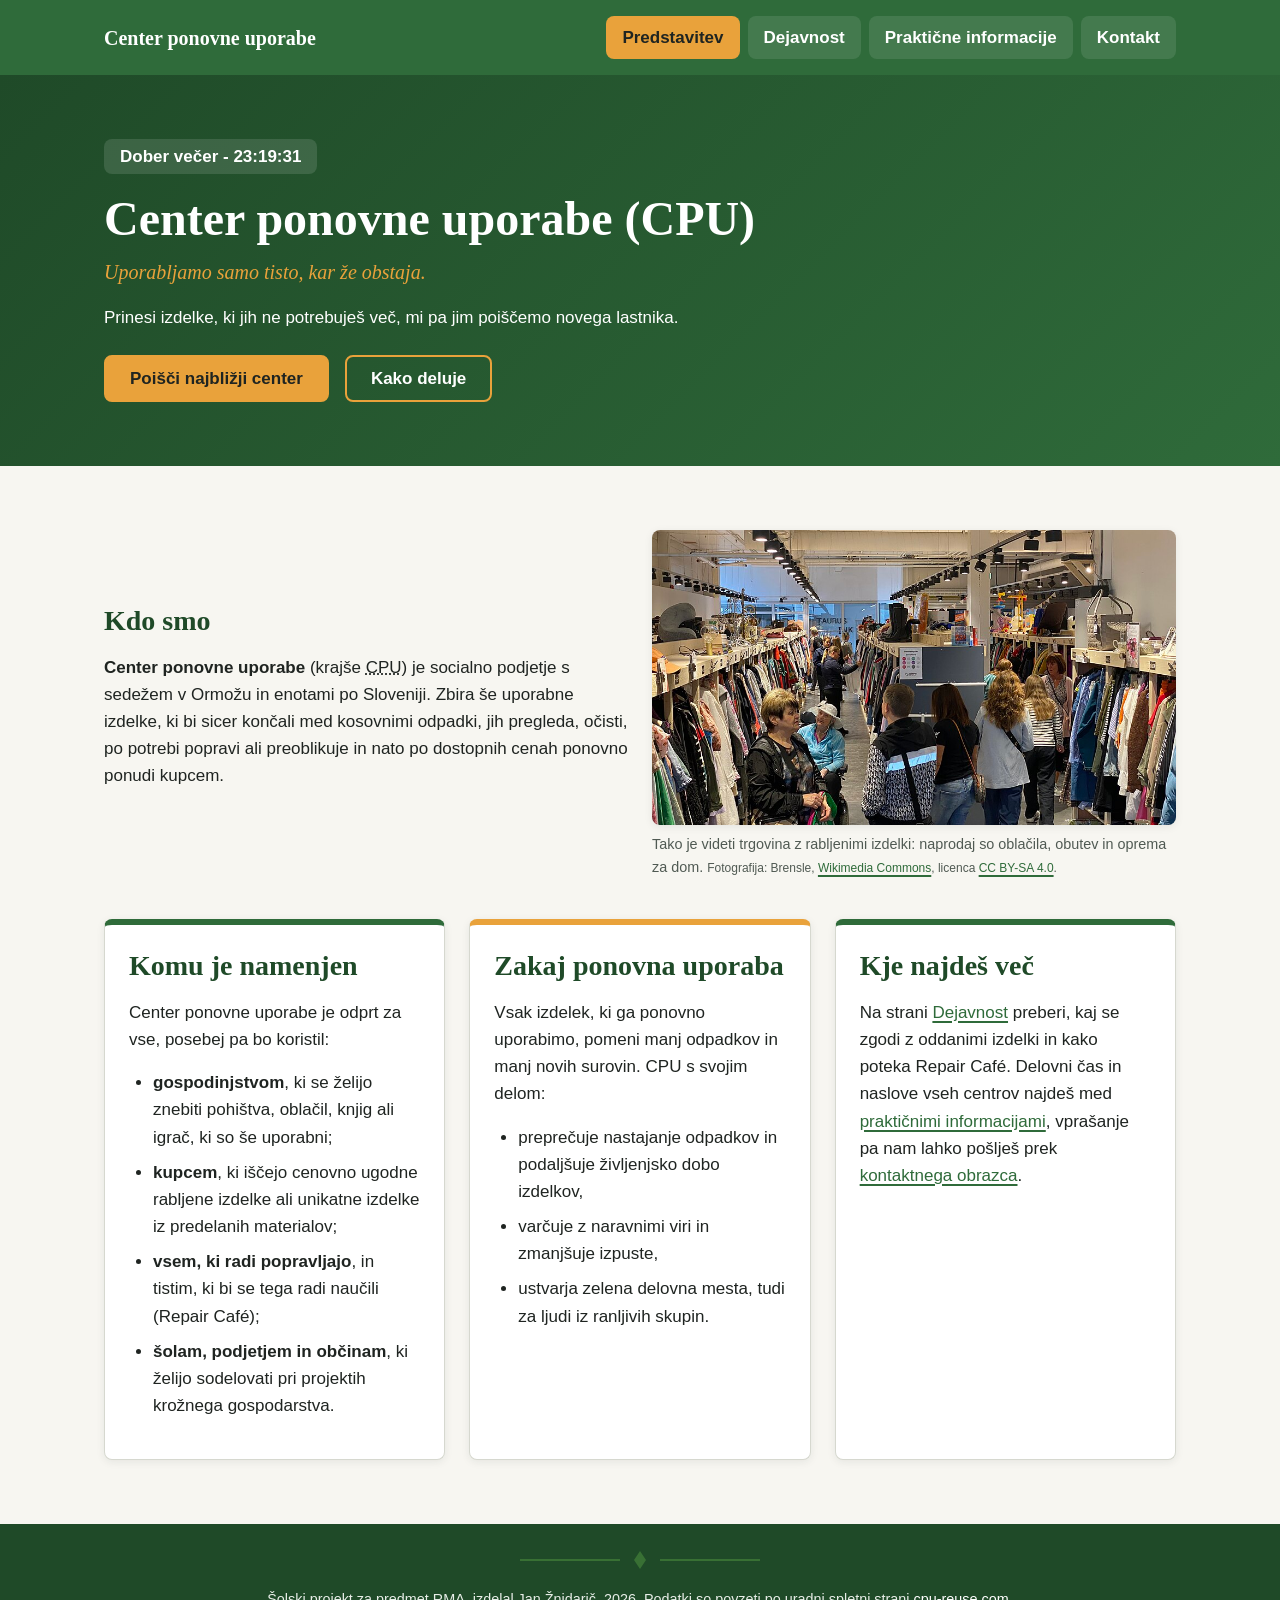
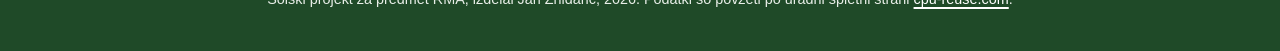
<file: index.html>
<!DOCTYPE html>
<html lang="sl">
<head>
    <meta charset="UTF-8">
    <meta name="viewport" content="width=device-width, initial-scale=1.0">
    <meta name="description" content="Center ponovne uporabe (CPU) je slovensko socialno podjetje, ki zbira še uporabne izdelke, jih popravi in jim podaljša življenjsko dobo.">
    <meta name="keywords" content="center ponovne uporabe, CPU, ponovna uporaba, krožno gospodarstvo, socialno podjetje, Repair Café">
    <meta name="author" content="Jan Žnidarič">
    <title>Center ponovne uporabe (CPU) | Predstavitev</title>
    <link rel="stylesheet" href="css/style.css">
    <link rel="stylesheet" href="css/index.css">
    <script src="js/pozdrav.js" defer></script>
</head>
<body>
    <a class="preskok" href="#vsebina">Preskoči na vsebino</a>

    <header class="glava">
        <div class="vsebnik">
            <p class="logotip"><a href="index.html">Center ponovne uporabe</a></p>
            <nav class="navigacija" aria-label="Glavna navigacija">
                <ul>
                    <li><a href="index.html" aria-current="page">Predstavitev</a></li>
                    <li><a href="dejavnost.html">Dejavnost</a></li>
                    <li><a href="informacije.html">Praktične informacije</a></li>
                    <li><a href="kontakt.html">Kontakt</a></li>
                </ul>
            </nav>
        </div>
    </header>

    <main id="vsebina">
        <section class="junak" aria-labelledby="naslov-strani">
            <div class="vsebnik">
                <p class="pozdrav" id="pozdrav">Pozdravljeni</p>
                <h1 id="naslov-strani">Center ponovne uporabe (CPU)</h1>
                <p class="junak__geslo">Uporabljamo samo tisto, kar že obstaja.</p>
                <p class="junak__opis">
                    Prinesi izdelke, ki jih ne potrebuješ več, mi pa jim poiščemo novega lastnika.
                </p>
                <p class="junak__gumbi">
                    <a class="gumb" href="informacije.html#enote">Poišči najbližji center</a>
                    <a class="gumb gumb--obroba" href="dejavnost.html">Kako deluje</a>
                </p>
            </div>
        </section>

        <div class="vsebnik vsebina">
            <section id="kdo-smo" class="predstavitev sklop">
                <div class="predstavitev__besedilo">
                    <h2>Kdo smo</h2>
                    <p>
                        <strong>Center ponovne uporabe</strong> (krajše <abbr title="Center ponovne uporabe">CPU</abbr>)
                        je socialno podjetje s sedežem v Ormožu in enotami po Sloveniji. Zbira še uporabne izdelke, ki bi
                        sicer končali med kosovnimi odpadki, jih pregleda, očisti, po potrebi popravi ali preoblikuje in
                        nato po dostopnih cenah ponovno ponudi kupcem.
                    </p>
                </div>
                <figure class="predstavitev__slika">
                    <img src="slike/cpu-trgovina.jpg" alt="Trgovina z rabljenimi izdelki: na policah in obešalnikih so oblačila, obutev, torbe in posoda, med njimi se sprehajajo kupci." width="960" height="540">
                    <figcaption>Tako je videti trgovina z rabljenimi izdelki: naprodaj so oblačila, obutev in oprema za dom. <small>Fotografija: Brensle, <a href="https://commons.wikimedia.org/wiki/File:Loppesupermarked_Kirppis.jpg">Wikimedia Commons</a>, licenca <a href="https://creativecommons.org/licenses/by-sa/4.0/deed.sl">CC BY-SA 4.0</a>.</small></figcaption>
                </figure>
            </section>

            <div class="kartice">
                <section id="komu" class="kartica">
                    <h2>Komu je namenjen</h2>
                    <p>Center ponovne uporabe je odprt za vse, posebej pa bo koristil:</p>
                    <ul>
                        <li><strong>gospodinjstvom</strong>, ki se želijo znebiti pohištva, oblačil, knjig ali igrač, ki so še uporabni;</li>
                        <li><strong>kupcem</strong>, ki iščejo cenovno ugodne rabljene izdelke ali unikatne izdelke iz predelanih materialov;</li>
                        <li><strong>vsem, ki radi popravljajo</strong>, in tistim, ki bi se tega radi naučili (Repair Café);</li>
                        <li><strong>šolam, podjetjem in občinam</strong>, ki želijo sodelovati pri projektih krožnega gospodarstva.</li>
                    </ul>
                </section>

                <section id="zakaj" class="kartica">
                    <h2>Zakaj ponovna uporaba</h2>
                    <p>
                        Vsak izdelek, ki ga ponovno uporabimo, pomeni manj odpadkov in manj novih surovin. CPU s svojim delom:
                    </p>
                    <ul>
                        <li>preprečuje nastajanje odpadkov in podaljšuje življenjsko dobo izdelkov,</li>
                        <li>varčuje z naravnimi viri in zmanjšuje izpuste,</li>
                        <li>ustvarja zelena delovna mesta, tudi za ljudi iz ranljivih skupin.</li>
                    </ul>
                </section>

                <section id="vec" class="kartica">
                    <h2>Kje najdeš več</h2>
                    <p>
                        Na strani <a href="dejavnost.html">Dejavnost</a> preberi, kaj se zgodi z oddanimi izdelki in kako poteka
                        Repair Café. Delovni čas in naslove vseh centrov najdeš med
                        <a href="informacije.html">praktičnimi informacijami</a>, vprašanje pa nam lahko pošlješ prek
                        <a href="kontakt.html">kontaktnega obrazca</a>.
                    </p>
                </section>
            </div>
        </div>
    </main>

    <footer class="noga">
        <div class="vsebnik">
            <img src="slike/locilo.svg" alt="" width="240" height="24">
            <p>
                Šolski projekt za predmet RMA, izdelal Jan Žnidarič, 2026. Podatki so povzeti po uradni spletni strani
                <a href="https://www.cpu-reuse.com/">cpu-reuse.com</a>.
            </p>
        </div>
    </footer>
</body>
</html>
</file>
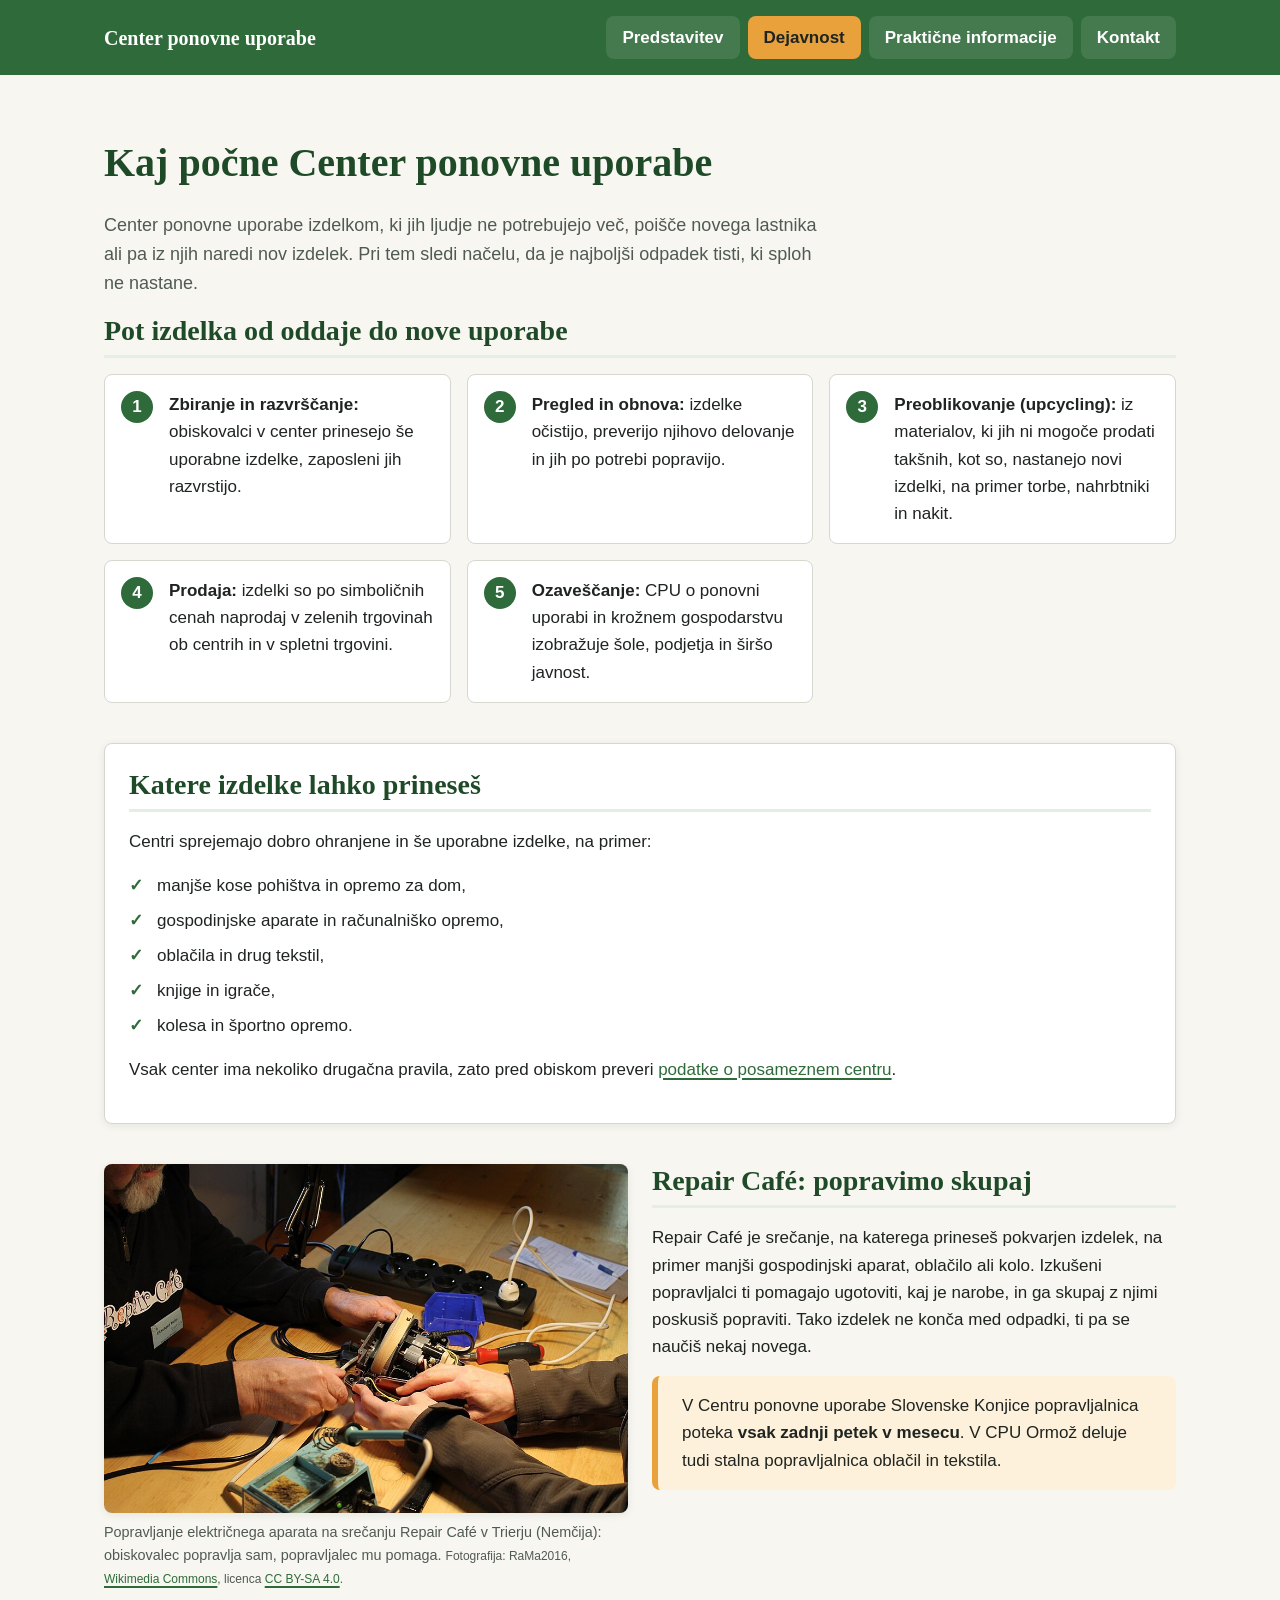
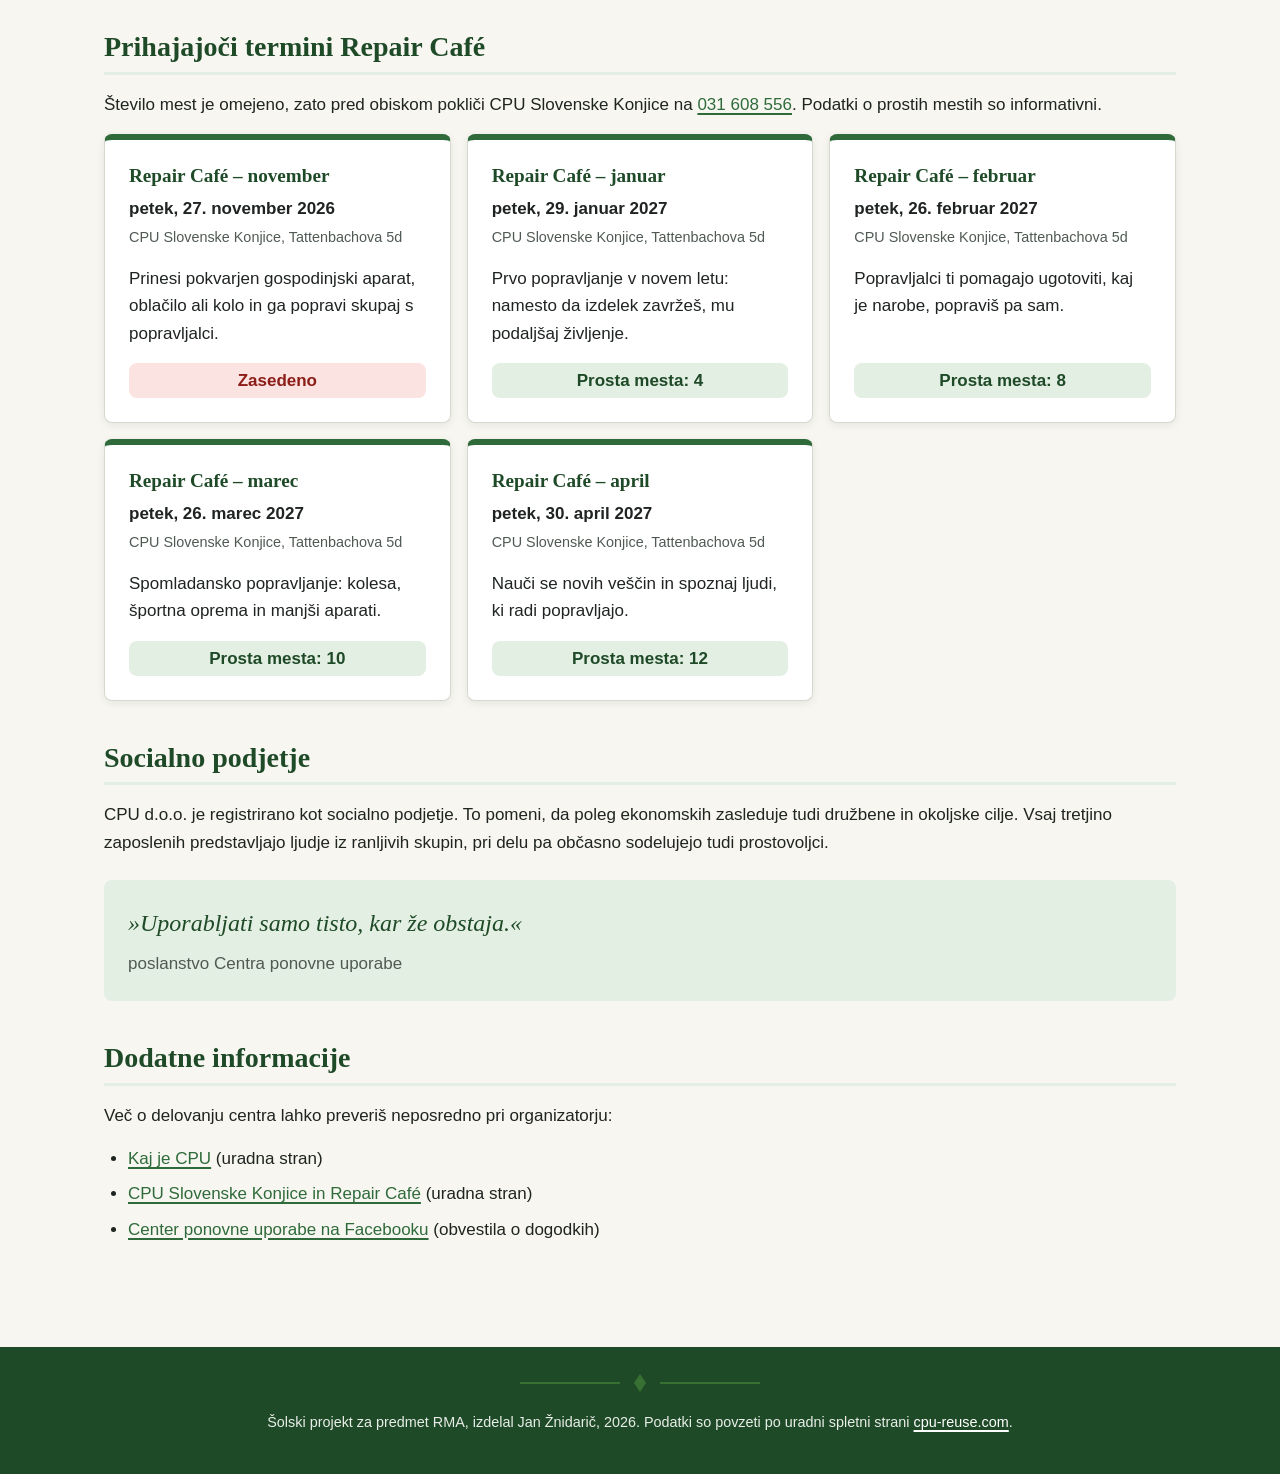
<file: dejavnost.html>
<!DOCTYPE html>
<html lang="sl">
<head>
    <meta charset="UTF-8">
    <meta name="viewport" content="width=device-width, initial-scale=1.0">
    <meta name="description" content="Kako deluje Center ponovne uporabe: pot izdelka od oddaje do nove uporabe, popravljalnica Repair Café in socialno podjetništvo.">
    <meta name="author" content="Jan Žnidarič">
    <title>Dejavnost | Center ponovne uporabe (CPU)</title>
    <link rel="stylesheet" href="css/style.css">
    <link rel="stylesheet" href="css/dejavnost.css">
    <script src="js/termini.js" defer></script>
</head>
<body>
    <a class="preskok" href="#vsebina">Preskoči na vsebino</a>

    <header class="glava">
        <div class="vsebnik">
            <p class="logotip"><a href="index.html">Center ponovne uporabe</a></p>
            <nav class="navigacija" aria-label="Glavna navigacija">
                <ul>
                    <li><a href="index.html">Predstavitev</a></li>
                    <li><a href="dejavnost.html" aria-current="page">Dejavnost</a></li>
                    <li><a href="informacije.html">Praktične informacije</a></li>
                    <li><a href="kontakt.html">Kontakt</a></li>
                </ul>
            </nav>
        </div>
    </header>

    <main id="vsebina" class="vsebnik vsebina">
        <h1>Kaj počne Center ponovne uporabe</h1>
        <p class="uvod">
            Center ponovne uporabe izdelkom, ki jih ljudje ne potrebujejo več, poišče novega lastnika ali pa iz njih
            naredi nov izdelek. Pri tem sledi načelu, da je najboljši odpadek tisti, ki sploh ne nastane.
        </p>

        <section id="pot-izdelka" class="sklop">
            <h2>Pot izdelka od oddaje do nove uporabe</h2>
            <ol class="koraki">
                <li><strong>Zbiranje in razvrščanje:</strong> obiskovalci v center prinesejo še uporabne izdelke, zaposleni jih razvrstijo.</li>
                <li><strong>Pregled in obnova:</strong> izdelke očistijo, preverijo njihovo delovanje in jih po potrebi popravijo.</li>
                <li><strong>Preoblikovanje (<span lang="en">upcycling</span>):</strong> iz materialov, ki jih ni mogoče prodati takšnih, kot so, nastanejo novi izdelki, na primer torbe, nahrbtniki in nakit.</li>
                <li><strong>Prodaja:</strong> izdelki so po simboličnih cenah naprodaj v zelenih trgovinah ob centrih in v spletni trgovini.</li>
                <li><strong>Ozaveščanje:</strong> CPU o ponovni uporabi in krožnem gospodarstvu izobražuje šole, podjetja in širšo javnost.</li>
            </ol>
        </section>

        <section id="kaj-sprejemajo" class="sklop kartica">
            <h2>Katere izdelke lahko prineseš</h2>
            <p>Centri sprejemajo dobro ohranjene in še uporabne izdelke, na primer:</p>
            <ul class="kljukice">
                <li>manjše kose pohištva in opremo za dom,</li>
                <li>gospodinjske aparate in računalniško opremo,</li>
                <li>oblačila in drug tekstil,</li>
                <li>knjige in igrače,</li>
                <li>kolesa in športno opremo.</li>
            </ul>
            <p>
                Vsak center ima nekoliko drugačna pravila, zato pred obiskom preveri
                <a href="informacije.html#enote">podatke o posameznem centru</a>.
            </p>
        </section>

        <section id="repair-cafe" class="sklop slika-besedilo">
            <figure class="slika-besedilo__slika">
                <img src="slike/cpu-popravljalnica.jpg" alt="Popravljalec v majici z napisom Repair Café in obiskovalec skupaj popravljata razstavljen električni aparat, na mizi sta spajkalnik in izvijač." width="960" height="640">
                <figcaption>Popravljanje električnega aparata na srečanju Repair Café v Trierju (Nemčija): obiskovalec popravlja sam, popravljalec mu pomaga. <small>Fotografija: RaMa2016, <a href="https://commons.wikimedia.org/wiki/File:Repair_Caf%C3%A9_Trier_Reparatur.jpg">Wikimedia Commons</a>, licenca <a href="https://creativecommons.org/licenses/by-sa/4.0/deed.sl">CC BY-SA 4.0</a>.</small></figcaption>
            </figure>
            <div class="slika-besedilo__besedilo">
                <h2>Repair Café: popravimo skupaj</h2>
                <p>
                    <span lang="en">Repair Café</span> je srečanje, na katerega prineseš pokvarjen izdelek, na primer
                    manjši gospodinjski aparat, oblačilo ali kolo. Izkušeni popravljalci ti pomagajo ugotoviti, kaj je narobe,
                    in ga skupaj z njimi poskusiš popraviti. Tako izdelek ne konča med odpadki, ti pa se naučiš nekaj novega.
                </p>
                <p class="poudarek">
                    V Centru ponovne uporabe Slovenske Konjice popravljalnica poteka
                    <strong>vsak zadnji petek v mesecu</strong>. V CPU Ormož deluje tudi stalna popravljalnica oblačil
                    in tekstila.
                </p>
            </div>
        </section>

        <section id="prihajajoci-termini" class="sklop">
            <h2>Prihajajoči termini Repair Café</h2>
            <p>
                Število mest je omejeno, zato pred obiskom pokliči CPU Slovenske Konjice na
                <a href="tel:+38631608556">031 608 556</a>. Podatki o prostih mestih so informativni.
            </p>
            <!-- kartice ustvari js/termini.js iz polja objektov -->
            <div class="termini" id="termini"></div>
            <noscript>
                <p class="poudarek">Za prikaz terminov omogoči JavaScript. Popravljalnica poteka vsak zadnji petek v mesecu.</p>
            </noscript>
        </section>

        <section id="socialno-podjetje" class="sklop">
            <h2>Socialno podjetje</h2>
            <p>
                CPU d.o.o. je registrirano kot socialno podjetje. To pomeni, da poleg ekonomskih zasleduje tudi
                družbene in okoljske cilje. Vsaj tretjino zaposlenih predstavljajo ljudje iz ranljivih skupin,
                pri delu pa občasno sodelujejo tudi prostovoljci.
            </p>
            <figure class="citat">
                <blockquote cite="https://www.cpu-reuse.com/cpu/kaj-je-cpu">
                    <p>Uporabljati samo tisto, kar že obstaja.</p>
                </blockquote>
                <figcaption>poslanstvo Centra ponovne uporabe</figcaption>
            </figure>
        </section>

        <section id="viri" class="sklop">
            <h2>Dodatne informacije</h2>
            <p>Več o delovanju centra lahko preveriš neposredno pri organizatorju:</p>
            <ul class="povezave">
                <li><a href="https://www.cpu-reuse.com/cpu/kaj-je-cpu">Kaj je CPU</a> (uradna stran)</li>
                <li><a href="https://www.cpu-reuse.com/cpu/centri-ponovne-uporabe/cpu-slovenske-konjice-zbirni-center-cero">CPU Slovenske Konjice in Repair Café</a> (uradna stran)</li>
                <li><a href="https://www.facebook.com/CenterPonovneUporabe">Center ponovne uporabe na Facebooku</a> (obvestila o dogodkih)</li>
            </ul>
        </section>
    </main>

    <footer class="noga">
        <div class="vsebnik">
            <img src="slike/locilo.svg" alt="" width="240" height="24">
            <p>
                Šolski projekt za predmet RMA, izdelal Jan Žnidarič, 2026. Podatki so povzeti po uradni spletni strani
                <a href="https://www.cpu-reuse.com/">cpu-reuse.com</a>.
            </p>
        </div>
    </footer>
</body>
</html>
</file>
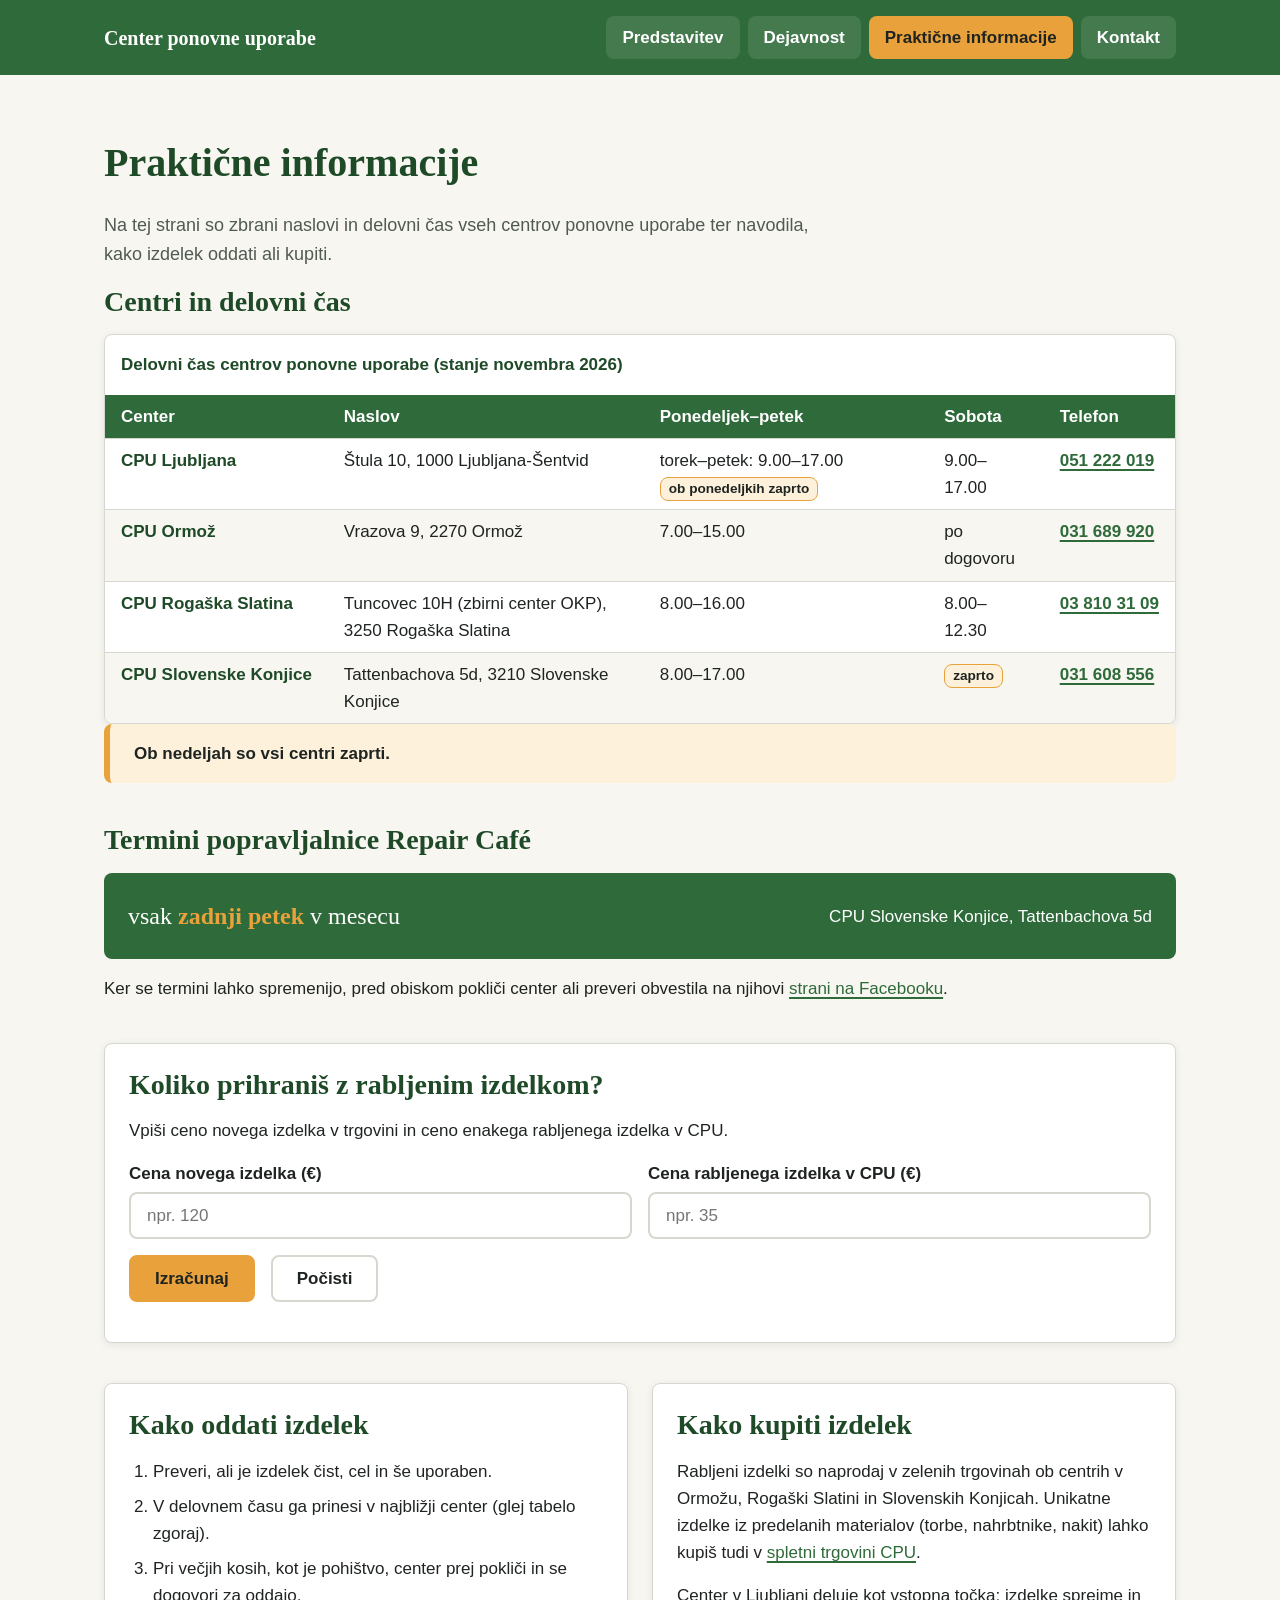
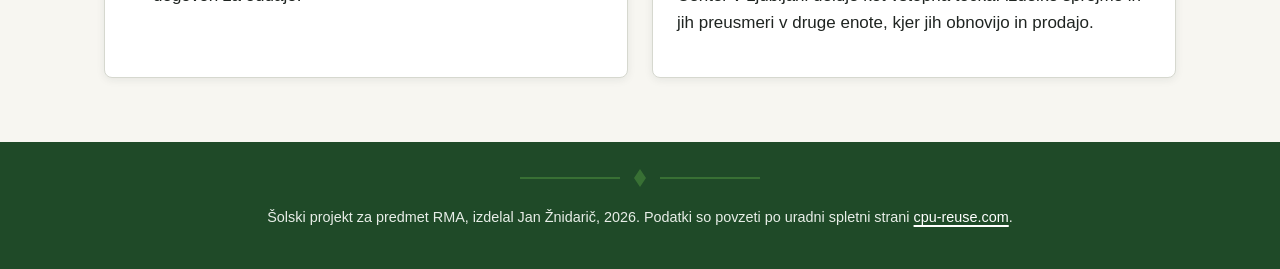
<file: informacije.html>
<!DOCTYPE html>
<html lang="sl">
<head>
    <meta charset="UTF-8">
    <meta name="viewport" content="width=device-width, initial-scale=1.0">
    <meta name="description" content="Naslovi, delovni čas in telefonske številke centrov ponovne uporabe v Ljubljani, Ormožu, Rogaški Slatini in Slovenskih Konjicah.">
    <meta name="author" content="Jan Žnidarič">
    <title>Praktične informacije | Center ponovne uporabe (CPU)</title>
    <link rel="stylesheet" href="css/style.css">
    <link rel="stylesheet" href="css/informacije.css">
    <script src="js/kalkulator.js" defer></script>
</head>
<body>
    <a class="preskok" href="#vsebina">Preskoči na vsebino</a>

    <header class="glava">
        <div class="vsebnik">
            <p class="logotip"><a href="index.html">Center ponovne uporabe</a></p>
            <nav class="navigacija" aria-label="Glavna navigacija">
                <ul>
                    <li><a href="index.html">Predstavitev</a></li>
                    <li><a href="dejavnost.html">Dejavnost</a></li>
                    <li><a href="informacije.html" aria-current="page">Praktične informacije</a></li>
                    <li><a href="kontakt.html">Kontakt</a></li>
                </ul>
            </nav>
        </div>
    </header>

    <main id="vsebina" class="vsebnik vsebina">
        <h1>Praktične informacije</h1>
        <p class="uvod">
            Na tej strani so zbrani naslovi in delovni čas vseh centrov ponovne uporabe ter navodila,
            kako izdelek oddati ali kupiti.
        </p>

        <section id="enote" class="sklop">
            <h2>Centri in delovni čas</h2>
            <!-- ovoj omogoča vodoravno drsenje tabele na ozkem zaslonu, stran sama pa se ne premika -->
            <div class="tabela-ovoj" role="region" aria-labelledby="napis-tabele" tabindex="0">
                <table class="tabela">
                    <caption id="napis-tabele">Delovni čas centrov ponovne uporabe (stanje novembra 2026)</caption>
                    <thead>
                        <tr>
                            <th scope="col">Center</th>
                            <th scope="col">Naslov</th>
                            <th scope="col">Ponedeljek–petek</th>
                            <th scope="col">Sobota</th>
                            <th scope="col">Telefon</th>
                        </tr>
                    </thead>
                    <tbody>
                        <tr>
                            <th scope="row">CPU Ljubljana</th>
                            <td>Štula 10, 1000 Ljubljana-Šentvid</td>
                            <td>torek–petek: 9.00–17.00 <span class="oznaka">ob ponedeljkih zaprto</span></td>
                            <td>9.00–17.00</td>
                            <td><a href="tel:+38651222019">051 222 019</a></td>
                        </tr>
                        <tr>
                            <th scope="row">CPU Ormož</th>
                            <td>Vrazova 9, 2270 Ormož</td>
                            <td>7.00–15.00</td>
                            <td>po dogovoru</td>
                            <td><a href="tel:+38631689920">031 689 920</a></td>
                        </tr>
                        <tr>
                            <th scope="row">CPU Rogaška Slatina</th>
                            <td>Tuncovec 10H (zbirni center OKP), 3250 Rogaška Slatina</td>
                            <td>8.00–16.00</td>
                            <td>8.00–12.30</td>
                            <td><a href="tel:+38638103109">03 810 31 09</a></td>
                        </tr>
                        <tr>
                            <th scope="row">CPU Slovenske Konjice</th>
                            <td>Tattenbachova 5d, 3210 Slovenske Konjice</td>
                            <td>8.00–17.00</td>
                            <td><span class="oznaka">zaprto</span></td>
                            <td><a href="tel:+38631608556">031 608 556</a></td>
                        </tr>
                    </tbody>
                </table>
            </div>
            <p class="namig">Na ozkem zaslonu tabelo povleci levo ali desno.</p>
            <p class="poudarek"><strong>Ob nedeljah so vsi centri zaprti.</strong></p>
        </section>

        <section id="repair-cafe-termini" class="sklop">
            <h2>Termini popravljalnice Repair Café</h2>
            <div class="termin">
                <p class="termin__kdaj">vsak <strong>zadnji petek</strong> v mesecu</p>
                <p class="termin__kje">CPU Slovenske Konjice, Tattenbachova 5d</p>
            </div>
            <p>
                Ker se termini lahko spremenijo, pred obiskom pokliči center ali preveri
                obvestila na njihovi <a href="https://www.facebook.com/CenterPonovneUporabe">strani na Facebooku</a>.
            </p>
        </section>

        <section id="kalkulator-prihranka" class="sklop kartica">
            <h2>Koliko prihraniš z rabljenim izdelkom?</h2>
            <p>Vpiši ceno novega izdelka v trgovini in ceno enakega rabljenega izdelka v CPU.</p>
            <form class="kalkulator" id="kalkulator">
                <div class="kalkulator__polja">
                    <div class="polje">
                        <label for="cena-nov">Cena novega izdelka (€)</label>
                        <input type="number" id="cena-nov" name="cena-nov" min="0.01" step="0.01" required inputmode="decimal" placeholder="npr. 120">
                    </div>
                    <div class="polje">
                        <label for="cena-rabljen">Cena rabljenega izdelka v CPU (€)</label>
                        <input type="number" id="cena-rabljen" name="cena-rabljen" min="0" step="0.01" required inputmode="decimal" placeholder="npr. 35">
                    </div>
                </div>
                <div class="kalkulator__gumbi">
                    <button class="gumb" type="submit">Izračunaj</button>
                    <button class="gumb gumb--sekundarni" type="reset">Počisti</button>
                </div>
                <!-- rezultat vpiše js/kalkulator.js; aria-live poskrbi, da ga bralnik zaslona prebere -->
                <output class="rezultat" id="rezultat" for="cena-nov cena-rabljen" aria-live="polite"></output>
            </form>
        </section>

        <div class="dva-stolpca">
            <section id="oddaja" class="kartica">
                <h2>Kako oddati izdelek</h2>
                <ol>
                    <li>Preveri, ali je izdelek čist, cel in še uporaben.</li>
                    <li>V delovnem času ga prinesi v najbližji center (glej tabelo zgoraj).</li>
                    <li>Pri večjih kosih, kot je pohištvo, center prej pokliči in se dogovori za oddajo.</li>
                </ol>
            </section>

            <section id="nakup" class="kartica">
                <h2>Kako kupiti izdelek</h2>
                <p>
                    Rabljeni izdelki so naprodaj v zelenih trgovinah ob centrih v Ormožu, Rogaški Slatini in Slovenskih
                    Konjicah. Unikatne izdelke iz predelanih materialov (torbe, nahrbtnike, nakit) lahko kupiš tudi v
                    <a href="https://www.cpu-reuse.com/trgovina">spletni trgovini CPU</a>.
                </p>
                <p>
                    Center v Ljubljani deluje kot vstopna točka: izdelke sprejme in jih preusmeri v druge enote, kjer jih
                    obnovijo in prodajo.
                </p>
            </section>
        </div>
    </main>

    <footer class="noga">
        <div class="vsebnik">
            <img src="slike/locilo.svg" alt="" width="240" height="24">
            <p>
                Šolski projekt za predmet RMA, izdelal Jan Žnidarič, 2026. Podatki so povzeti po uradni spletni strani
                <a href="https://www.cpu-reuse.com/">cpu-reuse.com</a>.
            </p>
        </div>
    </footer>
</body>
</html>
</file>
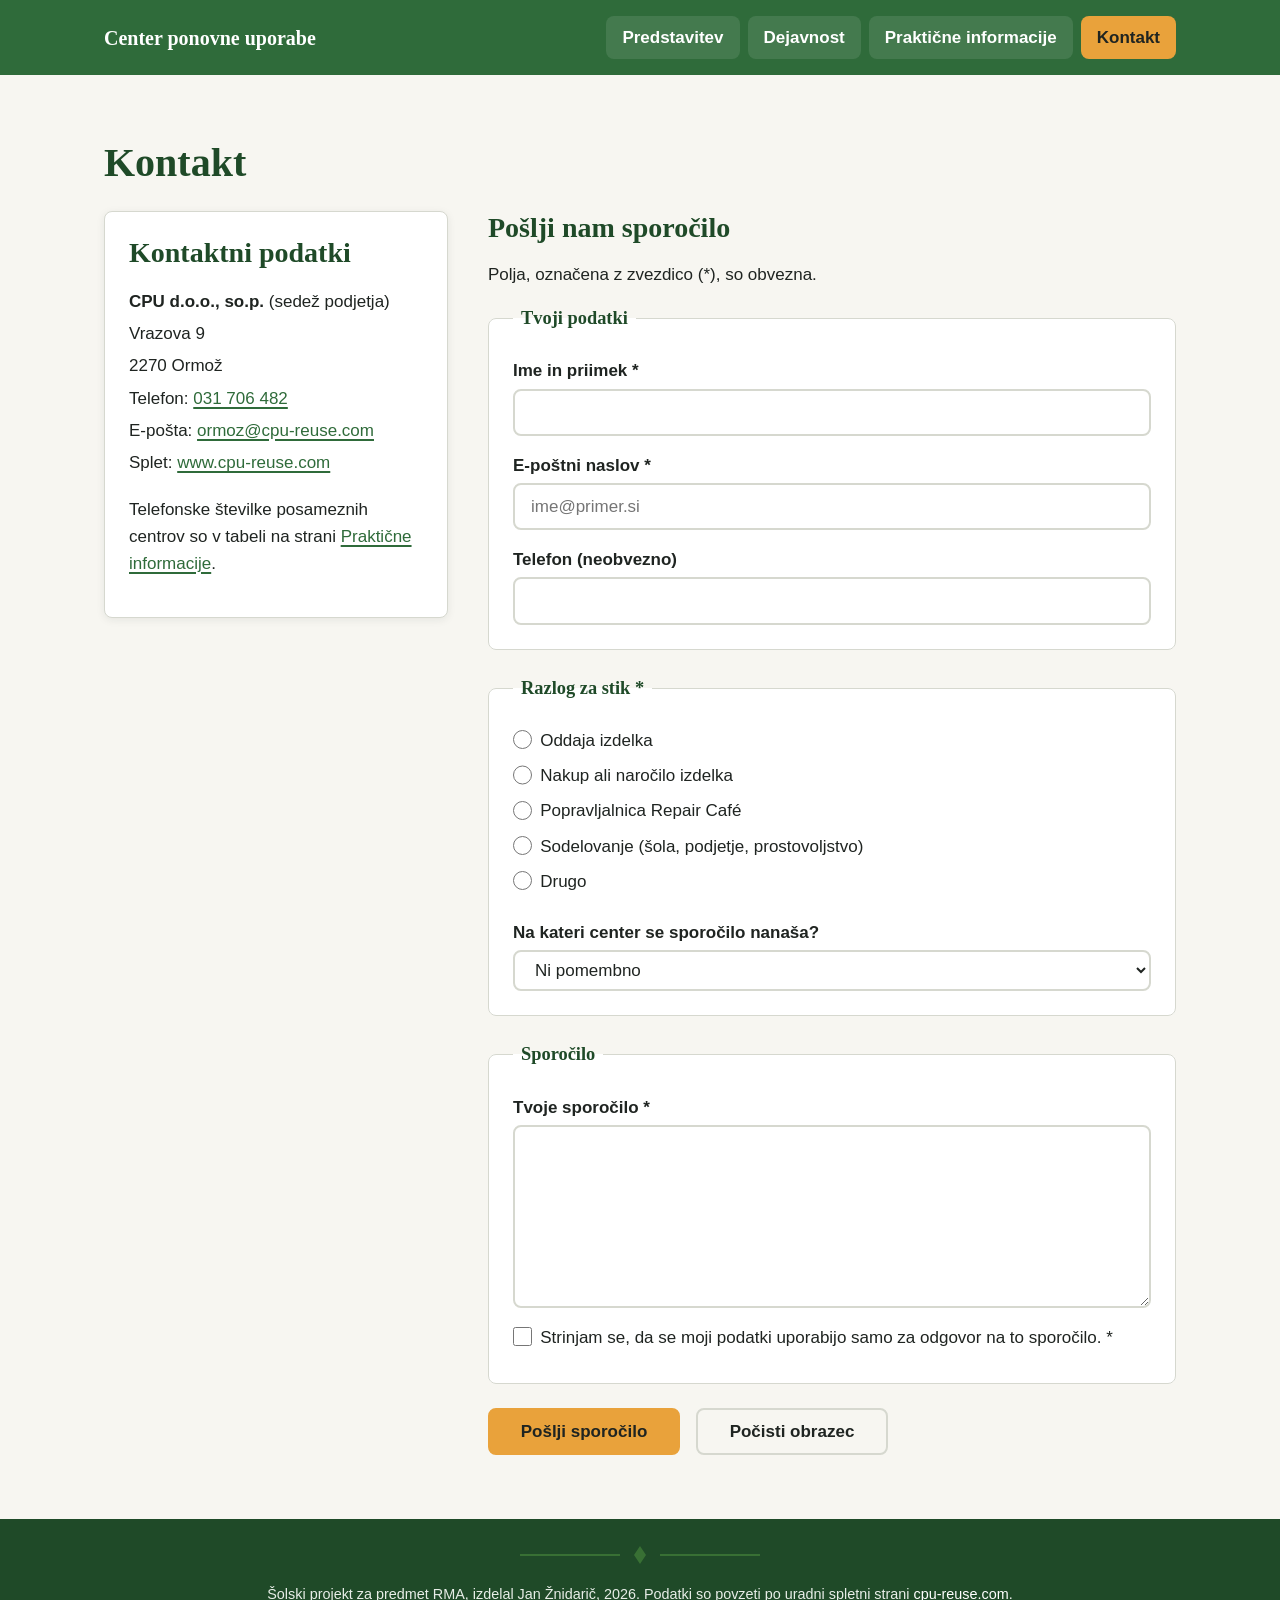
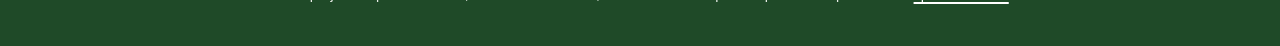
<file: kontakt.html>
<!DOCTYPE html>
<html lang="sl">
<head>
    <meta charset="UTF-8">
    <meta name="viewport" content="width=device-width, initial-scale=1.0">
    <meta name="description" content="Kontaktni podatki Centra ponovne uporabe in obrazec za vprašanja o oddaji, nakupu, popravljalnici Repair Café in sodelovanju.">
    <meta name="author" content="Jan Žnidarič">
    <title>Kontakt | Center ponovne uporabe (CPU)</title>
    <link rel="stylesheet" href="css/style.css">
    <link rel="stylesheet" href="css/kontakt.css">
</head>
<body>
    <a class="preskok" href="#vsebina">Preskoči na vsebino</a>

    <header class="glava">
        <div class="vsebnik">
            <p class="logotip"><a href="index.html">Center ponovne uporabe</a></p>
            <nav class="navigacija" aria-label="Glavna navigacija">
                <ul>
                    <li><a href="index.html">Predstavitev</a></li>
                    <li><a href="dejavnost.html">Dejavnost</a></li>
                    <li><a href="informacije.html">Praktične informacije</a></li>
                    <li><a href="kontakt.html" aria-current="page">Kontakt</a></li>
                </ul>
            </nav>
        </div>
    </header>

    <main id="vsebina" class="vsebnik vsebina">
        <h1>Kontakt</h1>

        <div class="kontakt-postavitev">
            <section id="podatki" class="kartica kontakt-podatki">
                <h2>Kontaktni podatki</h2>
                <address>
                    <strong>CPU d.o.o., so.p.</strong> (sedež podjetja)<br>
                    Vrazova 9<br>
                    2270 Ormož<br>
                    Telefon: <a href="tel:+38631706482">031 706 482</a><br>
                    E-pošta: <a href="mailto:ormoz@cpu-reuse.com">ormoz@cpu-reuse.com</a><br>
                    Splet: <a href="https://www.cpu-reuse.com/">www.cpu-reuse.com</a>
                </address>
                <p>
                    Telefonske številke posameznih centrov so v tabeli na strani
                    <a href="informacije.html#enote">Praktične informacije</a>.
                </p>
            </section>

            <section id="obrazec" class="obrazec-sklop">
                <h2>Pošlji nam sporočilo</h2>
                <p>Polja, označena z zvezdico (*), so obvezna.</p>

                <!-- Strežnika ni: action kaže na stran, ki bi jo v pravi rešitvi zamenjal strežniški skript. -->
                <form class="obrazec" action="kontakt.html" method="post">
                    <fieldset>
                        <legend>Tvoji podatki</legend>
                        <div class="polje">
                            <label for="ime">Ime in priimek *</label>
                            <input type="text" id="ime" name="ime" required minlength="2" maxlength="80" autocomplete="name">
                        </div>
                        <div class="polje">
                            <label for="email">E-poštni naslov *</label>
                            <input type="email" id="email" name="email" required maxlength="120" autocomplete="email" placeholder="ime@primer.si">
                        </div>
                        <div class="polje">
                            <label for="telefon">Telefon (neobvezno)</label>
                            <input type="tel" id="telefon" name="telefon" pattern="[0-9+ ]{9,15}" title="Vnesi od 9 do 15 števk; dovoljena sta tudi presledek in znak +." autocomplete="tel">
                        </div>
                    </fieldset>

                    <fieldset>
                        <legend>Razlog za stik *</legend>
                        <div class="izbira">
                            <input type="radio" id="razlog-oddaja" name="razlog" value="oddaja" required>
                            <label for="razlog-oddaja">Oddaja izdelka</label>
                        </div>
                        <div class="izbira">
                            <input type="radio" id="razlog-nakup" name="razlog" value="nakup">
                            <label for="razlog-nakup">Nakup ali naročilo izdelka</label>
                        </div>
                        <div class="izbira">
                            <input type="radio" id="razlog-popravilo" name="razlog" value="repair-cafe">
                            <label for="razlog-popravilo">Popravljalnica Repair Café</label>
                        </div>
                        <div class="izbira">
                            <input type="radio" id="razlog-sodelovanje" name="razlog" value="sodelovanje">
                            <label for="razlog-sodelovanje">Sodelovanje (šola, podjetje, prostovoljstvo)</label>
                        </div>
                        <div class="izbira">
                            <input type="radio" id="razlog-drugo" name="razlog" value="drugo">
                            <label for="razlog-drugo">Drugo</label>
                        </div>
                        <div class="polje">
                            <label for="center">Na kateri center se sporočilo nanaša?</label>
                            <select id="center" name="center">
                                <option value="">Ni pomembno</option>
                                <option value="ljubljana">CPU Ljubljana</option>
                                <option value="ormoz">CPU Ormož</option>
                                <option value="rogaska-slatina">CPU Rogaška Slatina</option>
                                <option value="slovenske-konjice">CPU Slovenske Konjice</option>
                            </select>
                        </div>
                    </fieldset>

                    <fieldset>
                        <legend>Sporočilo</legend>
                        <div class="polje">
                            <label for="sporocilo">Tvoje sporočilo *</label>
                            <textarea id="sporocilo" name="sporocilo" rows="6" required minlength="10" maxlength="1000"></textarea>
                        </div>
                        <div class="izbira">
                            <input type="checkbox" id="soglasje" name="soglasje" value="da" required>
                            <label for="soglasje">Strinjam se, da se moji podatki uporabijo samo za odgovor na to sporočilo. *</label>
                        </div>
                    </fieldset>

                    <div class="obrazec__gumbi">
                        <button class="gumb" type="submit">Pošlji sporočilo</button>
                        <button class="gumb gumb--sekundarni" type="reset">Počisti obrazec</button>
                    </div>
                </form>
            </section>
        </div>
    </main>

    <footer class="noga">
        <div class="vsebnik">
            <img src="slike/locilo.svg" alt="" width="240" height="24">
            <p>
                Šolski projekt za predmet RMA, izdelal Jan Žnidarič, 2026. Podatki so povzeti po uradni spletni strani
                <a href="https://www.cpu-reuse.com/">cpu-reuse.com</a>.
            </p>
        </div>
    </footer>
</body>
</html>
</file>
<file: css/style.css>
/* ==========================================================
   Skupni slog za vse štiri strani – Center ponovne uporabe
   Pristop: mobile-first (najprej ozek zaslon, nato media queries)
   ========================================================== */

/* ---------- 1. Spremenljivke (barve, razmiki, pisava) ---------- */
:root {
    /* barvna paleta */
    --barva-primarna: #2f6b3a;        /* zelena – reciklaža, narava */
    --barva-primarna-temna: #1f4a28;
    --barva-primarna-svetla: #e3efe2;
    --barva-sekundarna: #e9a23b;      /* topla oranžna – poziv k dejanju, poudarki */
    --barva-sekundarna-svetla: #fdf1dc;
    --barva-besedilo: #1f2421;        /* nevtralna temna */
    --barva-besedilo-sibko: #505a53;
    --barva-ozadje: #f7f6f1;          /* nevtralna svetla */
    --barva-povrsina: #ffffff;
    --barva-rob: #d6d8cf;
    --barva-fokus: #1a5fb4;

    /* sistem razmikov (vsak korak je približno dvakrat večji) */
    --razmik-1: 0.25rem;
    --razmik-2: 0.5rem;
    --razmik-3: 1rem;
    --razmik-4: 1.5rem;
    --razmik-5: 2.5rem;
    --razmik-6: 4rem;

    /* tipografija */
    --pisava: "Segoe UI", Roboto, "Helvetica Neue", Arial, sans-serif;
    --pisava-naslovi: Georgia, "Times New Roman", serif;

    /* ostalo */
    --sirina-vsebine: 70rem;
    --zaobljenost: 0.5rem;
    --senca: 0 2px 8px rgba(31, 36, 33, 0.08);
}

/* ---------- 2. Osnova ---------- */
*,
*::before,
*::after {
    box-sizing: border-box;
}

html {
    scroll-behavior: smooth;
}

body {
    margin: 0;
    font-family: var(--pisava);
    font-size: 1rem;
    line-height: 1.6;
    color: var(--barva-besedilo);
    background-color: var(--barva-ozadje);
}

img {
    max-width: 100%;   /* slika nikoli ni širša od svojega vsebnika */
    height: auto;
    display: block;
}

h1,
h2,
h3 {
    font-family: var(--pisava-naslovi);
    line-height: 1.2;
    color: var(--barva-primarna-temna);
    margin: 0 0 var(--razmik-3);
}

h1 { font-size: 2rem; }
h2 { font-size: 1.5rem; }

p,
ul,
ol {
    margin: 0 0 var(--razmik-3);
}

a {
    color: var(--barva-primarna);
    text-decoration-thickness: 2px;
    text-underline-offset: 3px;
}

a:hover {
    color: var(--barva-primarna-temna);
}

/* jasno vidno stanje fokusa za vse, ki uporabljajo tipkovnico */
:focus-visible {
    outline: 3px solid var(--barva-fokus);
    outline-offset: 3px;
}

/* ---------- 3. Pomožni razredi ---------- */
.vsebnik {
    width: 100%;
    max-width: var(--sirina-vsebine);
    margin-inline: auto;
    padding-inline: var(--razmik-3);
}

/* povezava za preskok navigacije – vidna samo, ko dobi fokus */
.preskok {
    position: absolute;
    left: var(--razmik-3);
    top: -3rem;
    padding: var(--razmik-2) var(--razmik-3);
    background: var(--barva-sekundarna);
    color: var(--barva-besedilo);
    font-weight: 700;
    z-index: 10;
}

.preskok:focus {
    top: var(--razmik-2);
}

.gumb {
    display: inline-block;
    padding: var(--razmik-2) var(--razmik-4);
    border: 2px solid var(--barva-sekundarna);
    border-radius: var(--zaobljenost);
    background: var(--barva-sekundarna);
    color: var(--barva-besedilo);
    font-weight: 700;
    text-decoration: none;
}

.gumb:hover {
    background: #f3b55a;
    color: var(--barva-besedilo);
}

.gumb--obroba {
    background: transparent;
    color: inherit;
}

.gumb--obroba:hover {
    background: rgba(255, 255, 255, 0.15);
    color: inherit;
}

.kartica {
    background: var(--barva-povrsina);
    border: 1px solid var(--barva-rob);
    border-radius: var(--zaobljenost);
    padding: var(--razmik-4);
    box-shadow: var(--senca);
}

.poudarek {
    background: var(--barva-sekundarna-svetla);
    border-left: 6px solid var(--barva-sekundarna);
    border-radius: var(--zaobljenost);
    padding: var(--razmik-3) var(--razmik-4);
}

/* ---------- 4. Glava in navigacija (Flexbox) ---------- */
.glava {
    background: var(--barva-primarna);
    color: #ffffff;
}

.glava .vsebnik {
    display: flex;
    flex-direction: column;       /* na telefonu: logotip nad menijem */
    gap: var(--razmik-2);
    padding-block: var(--razmik-3);
}

.logotip {
    margin: 0;
    font-family: var(--pisava-naslovi);
    font-size: 1.25rem;
    font-weight: 700;
}

.logotip a {
    color: #ffffff;
    text-decoration: none;
}

.navigacija ul {
    display: flex;
    flex-wrap: wrap;              /* brez JavaScripta: povezave se prelomijo v več vrstic */
    gap: var(--razmik-2);
    list-style: none;
    margin: 0;
    padding: 0;
}

.navigacija li {
    flex: 1 1 40%;                /* na telefonu dve povezavi v vrsti */
}

.navigacija a {
    display: block;
    padding: var(--razmik-2) var(--razmik-3);
    border-radius: var(--zaobljenost);
    background: rgba(255, 255, 255, 0.1);
    color: #ffffff;
    text-align: center;
    text-decoration: none;
    font-weight: 600;
}

.navigacija a:hover {
    background: rgba(255, 255, 255, 0.22);
}

.navigacija a[aria-current="page"] {
    background: var(--barva-sekundarna);
    color: var(--barva-besedilo);
}

/* ---------- 5. Glavna vsebina ---------- */
.vsebina {
    padding-block: var(--razmik-5);
}

.vsebina > h1 {
    margin-bottom: var(--razmik-4);
}

.uvod {
    font-size: 1.125rem;
    color: var(--barva-besedilo-sibko);
    max-width: 45rem;
}

.sklop {
    margin-bottom: var(--razmik-5);
}

/* ---------- 6. Noga ---------- */
.noga {
    background: var(--barva-primarna-temna);
    color: #e8eee8;
    padding-block: var(--razmik-4);
    font-size: 0.9rem;
    text-align: center;
}

.noga img {
    margin: 0 auto var(--razmik-3);
    opacity: 0.6;
}

.noga a {
    color: #ffffff;
}

/* ---------- 7. Odzivnost ---------- */

/* tablica in več (približno 768 px) */
@media (min-width: 48em) {
    h1 { font-size: 2.5rem; }
    h2 { font-size: 1.75rem; }

    .vsebnik {
        padding-inline: var(--razmik-4);
    }

    .navigacija li {
        flex: 0 0 auto;               /* povezave v eni vrsti */
    }
}

/* velik zaslon (približno 1024 px in več) */
@media (min-width: 64em) {
    body {
        font-size: 1.0625rem;
    }

    .glava .vsebnik {
        flex-direction: row;          /* logotip levo, meni desno */
        justify-content: space-between;
        align-items: center;
    }

    .vsebina {
        padding-block: var(--razmik-6);
    }
}
</file>
<file: css/index.css>
/* ==========================================================
   Slog samo za index.html – uvodno območje, predstavitev, kartice
   ========================================================== */

/* ---------- uvodno območje (junak) ---------- */
.junak {
    background: linear-gradient(135deg, var(--barva-primarna-temna), var(--barva-primarna));
    color: #ffffff;
    padding-block: var(--razmik-5);
}

/* pozdrav z uro (ustvari ga js/pozdrav.js) */
.pozdrav {
    display: inline-block;
    margin-bottom: var(--razmik-3);
    padding: var(--razmik-1) var(--razmik-3);
    border-radius: var(--zaobljenost);
    background: rgba(255, 255, 255, 0.12);
    font-weight: 600;
    font-variant-numeric: tabular-nums;   /* števke enako široke, da besedilo ne poskakuje */
}

.junak h1 {
    color: #ffffff;
    margin-bottom: var(--razmik-2);
}

.junak__geslo {
    font-family: var(--pisava-naslovi);
    font-size: 1.25rem;
    font-style: italic;
    color: var(--barva-sekundarna);
}

.junak__opis {
    max-width: 36rem;
}

.junak__gumbi {
    display: flex;
    flex-wrap: wrap;
    gap: var(--razmik-3);
    margin: var(--razmik-4) 0 0;
}

/* ---------- predstavitev: besedilo + fotografija ---------- */
.predstavitev {
    display: grid;
    gap: var(--razmik-4);
    align-items: center;
}

.predstavitev__slika {
    margin: 0;
}

.predstavitev__slika img {
    width: 100%;
    border-radius: var(--zaobljenost);
    box-shadow: var(--senca);
}

.predstavitev__slika figcaption {
    margin-top: var(--razmik-2);
    font-size: 0.9rem;
    color: var(--barva-besedilo-sibko);
}

/* ---------- kartice (CSS Grid) ---------- */
.kartice {
    display: grid;
    gap: var(--razmik-4);
}

.kartica {
    border-top: 6px solid var(--barva-primarna);
}

.kartica:nth-child(2) {
    border-top-color: var(--barva-sekundarna);
}

.kartica ul {
    padding-left: var(--razmik-4);
}

.kartica li + li {
    margin-top: var(--razmik-2);
}

/* ---------- odzivnost ---------- */
@media (min-width: 48em) {
    .junak {
        padding-block: var(--razmik-6);
    }

    .junak h1 {
        font-size: 3rem;
    }

    /* besedilo in slika drug ob drugem */
    .predstavitev {
        grid-template-columns: 1fr 1fr;
    }

    /* dve kartici v vrsti, tretja čez celo širino */
    .kartice {
        grid-template-columns: repeat(2, 1fr);
    }

    .kartica:last-child {
        grid-column: 1 / -1;
    }
}

@media (min-width: 64em) {
    /* tri kartice v vrsti */
    .kartice {
        grid-template-columns: repeat(3, 1fr);
    }

    .kartica:last-child {
        grid-column: auto;
    }
}
</file>
<file: css/dejavnost.css>
/* ==========================================================
   Slog samo za dejavnost.html – koraki, seznami, slika + besedilo
   ========================================================== */

/* ---------- razdelki: naslov z zeleno črto ---------- */
.sklop > h2,
.slika-besedilo__besedilo > h2 {
    padding-bottom: var(--razmik-2);
    border-bottom: 3px solid var(--barva-primarna-svetla);
}

/* ---------- oštevilčeni koraki (lasten števec namesto privzetih številk) ---------- */
.koraki {
    list-style: none;
    counter-reset: korak;
    padding: 0;
    display: grid;
    gap: var(--razmik-3);
}

.koraki li {
    counter-increment: korak;
    position: relative;
    padding: var(--razmik-3) var(--razmik-3) var(--razmik-3) 4rem;
    background: var(--barva-povrsina);
    border: 1px solid var(--barva-rob);
    border-radius: var(--zaobljenost);
}

.koraki li::before {
    content: counter(korak);
    position: absolute;
    left: var(--razmik-3);
    top: var(--razmik-3);
    width: 2rem;
    height: 2rem;
    border-radius: 50%;
    background: var(--barva-primarna);
    color: #ffffff;
    font-weight: 700;
    text-align: center;
    line-height: 2rem;
}

/* ---------- seznam s kljukicami ---------- */
.kljukice {
    list-style: none;
    padding: 0;
}

.kljukice li {
    padding-left: 1.75rem;
    position: relative;
}

.kljukice li + li {
    margin-top: var(--razmik-2);
}

.kljukice li::before {
    content: "✓";
    position: absolute;
    left: 0;
    color: var(--barva-primarna);
    font-weight: 700;
}

/* ---------- kombinacija slike in besedila (CSS Grid) ---------- */
.slika-besedilo {
    display: grid;
    gap: var(--razmik-4);
    align-items: start;
}

.slika-besedilo__slika {
    margin: 0;
}

.slika-besedilo__slika img {
    width: 100%;
    border-radius: var(--zaobljenost);
    box-shadow: var(--senca);
}

.slika-besedilo__slika figcaption {
    margin-top: var(--razmik-2);
    font-size: 0.9rem;
    color: var(--barva-besedilo-sibko);
}

/* ---------- kartice terminov (ustvari jih js/termini.js) ---------- */
.termini {
    display: grid;
    gap: var(--razmik-3);
}

.termin-kartica {
    display: flex;
    flex-direction: column;
    padding: var(--razmik-4);
    background: var(--barva-povrsina);
    border: 1px solid var(--barva-rob);
    border-top: 6px solid var(--barva-primarna);
    border-radius: var(--zaobljenost);
    box-shadow: var(--senca);
}

.termin-kartica h3 {
    font-size: 1.2rem;
    margin-bottom: var(--razmik-2);
}

.termin-kartica__datum {
    font-weight: 700;
    margin-bottom: var(--razmik-1);
}

.termin-kartica__kraj {
    font-size: 0.9rem;
    color: var(--barva-besedilo-sibko);
}

.mesta {
    margin: auto 0 0;               /* potisne oznako na dno kartice */
    padding: var(--razmik-1) var(--razmik-3);
    border-radius: var(--zaobljenost);
    font-weight: 700;
    text-align: center;
}

.mesta--prosto {
    background: var(--barva-primarna-svetla);
    color: var(--barva-primarna-temna);
}

.mesta--zasedeno {
    background: #fbe3e1;
    color: #8c1d18;
}

/* ---------- citat ---------- */
.citat {
    margin: var(--razmik-4) 0 0;
    padding: var(--razmik-4);
    background: var(--barva-primarna-svetla);
    border-radius: var(--zaobljenost);
}

.citat blockquote {
    margin: 0;
    font-family: var(--pisava-naslovi);
    font-size: 1.5rem;
    font-style: italic;
    color: var(--barva-primarna-temna);
}

.citat blockquote p {
    margin: 0;
}

.citat blockquote p::before { content: "»"; }
.citat blockquote p::after  { content: "«"; }

.citat figcaption {
    margin-top: var(--razmik-2);
    color: var(--barva-besedilo-sibko);
}

/* ---------- seznam zunanjih povezav ---------- */
.povezave {
    padding-left: var(--razmik-4);
}

.povezave li + li {
    margin-top: var(--razmik-2);
}

/* ---------- odzivnost ---------- */
@media (min-width: 48em) {
    /* koraki v dveh stolpcih */
    .koraki {
        grid-template-columns: repeat(2, 1fr);
    }

    /* slika levo, besedilo desno */
    .slika-besedilo {
        grid-template-columns: 1fr 1fr;
    }

    .termini {
        grid-template-columns: repeat(2, 1fr);
    }
}

@media (min-width: 64em) {
    .koraki {
        grid-template-columns: repeat(3, 1fr);
    }

    .termini {
        grid-template-columns: repeat(3, 1fr);
    }
}
</file>
<file: css/informacije.css>
/* ==========================================================
   Slog samo za informacije.html – tabela, termin, dva stolpca
   ========================================================== */

/* ---------- drsni vsebnik za tabelo ---------- */
.tabela-ovoj {
    overflow-x: auto;              /* drsi samo tabela, ne cela stran */
    background: var(--barva-povrsina);
    border: 1px solid var(--barva-rob);
    border-radius: var(--zaobljenost);
    box-shadow: var(--senca);
}

/* ---------- tabela ---------- */
.tabela {
    width: 100%;
    min-width: 40rem;              /* pod to širino se pojavi drsnik */
    border-collapse: collapse;
}

.tabela caption {
    position: sticky;              /* napis ostane viden, ko tabelo povlečeš vstran */
    left: 0;
    max-width: calc(100vw - 2rem);
    padding: var(--razmik-3);
    font-weight: 700;
    text-align: left;
    color: var(--barva-primarna-temna);
}

.tabela th,
.tabela td {
    padding: var(--razmik-2) var(--razmik-3);
    text-align: left;
    vertical-align: top;
    border-top: 1px solid var(--barva-rob);
}

/* glava stolpcev: temno ozadje, jasno ločena od podatkov */
.tabela thead th {
    background: var(--barva-primarna);
    color: #ffffff;
    border-top: none;
    white-space: nowrap;
}

/* glava vrstice (ime centra) */
.tabela tbody th {
    color: var(--barva-primarna-temna);
    white-space: nowrap;
}

/* izmenično obarvane vrstice za lažje branje */
.tabela tbody tr:nth-child(even) {
    background: var(--barva-ozadje);
}

.tabela tbody tr:hover {
    background: var(--barva-primarna-svetla);
}

.tabela a {
    font-weight: 700;
    white-space: nowrap;
}

/* opozorilo v celici, npr. »zaprto« */
.oznaka {
    display: inline-block;
    padding: 0 var(--razmik-2);
    border-radius: var(--zaobljenost);
    background: var(--barva-sekundarna-svetla);
    border: 1px solid var(--barva-sekundarna);
    font-size: 0.85rem;
    font-weight: 600;
}

.namig {
    margin-top: var(--razmik-2);
    font-size: 0.9rem;
    color: var(--barva-besedilo-sibko);
}

/* ---------- izstopajoč termin Repair Café ---------- */
.termin {
    display: flex;
    flex-direction: column;
    gap: var(--razmik-1);
    margin-bottom: var(--razmik-3);
    padding: var(--razmik-4);
    border-radius: var(--zaobljenost);
    background: var(--barva-primarna);
    color: #ffffff;
}

.termin p {
    margin: 0;
}

.termin__kdaj {
    font-family: var(--pisava-naslovi);
    font-size: 1.5rem;
}

.termin__kdaj strong {
    color: var(--barva-sekundarna);
}

/* ---------- kalkulator prihranka ---------- */
.kalkulator__polja {
    display: grid;
    gap: var(--razmik-3);
    margin-bottom: var(--razmik-3);
}

.polje {
    display: flex;
    flex-direction: column;
    gap: var(--razmik-1);
}

.polje label {
    font-weight: 600;
}

.polje input {
    width: 100%;
    padding: var(--razmik-2) var(--razmik-3);
    border: 2px solid var(--barva-rob);
    border-radius: var(--zaobljenost);
    font: inherit;
}

.polje input:focus {
    outline: 3px solid var(--barva-fokus);
    outline-offset: 1px;
    border-color: var(--barva-fokus);
}

.kalkulator__gumbi {
    display: flex;
    flex-wrap: wrap;
    gap: var(--razmik-3);
}

.kalkulator button {
    font: inherit;
    font-weight: 700;
    cursor: pointer;
}

.gumb--sekundarni {
    background: transparent;
    border-color: var(--barva-rob);
}

.rezultat {
    display: block;
    margin-top: var(--razmik-3);
}

.rezultat--uspeh,
.rezultat--napaka {
    padding: var(--razmik-3);
    border-radius: var(--zaobljenost);
    font-weight: 700;
}

.rezultat--uspeh {
    background: var(--barva-primarna-svetla);
    color: var(--barva-primarna-temna);
    font-size: 1.15rem;
}

.rezultat--napaka {
    background: #fbe3e1;
    color: #8c1d18;
}

/* ---------- oddaja in nakup ---------- */
.dva-stolpca {
    display: grid;
    gap: var(--razmik-4);
}

.dva-stolpca ol {
    padding-left: var(--razmik-4);
}

.dva-stolpca li + li {
    margin-top: var(--razmik-2);
}

/* ---------- odzivnost ---------- */
@media (min-width: 48em) {
    .namig {
        display: none;             /* tabela je dovolj široka, namig ni potreben */
    }

    .dva-stolpca,
    .kalkulator__polja {
        grid-template-columns: 1fr 1fr;
    }

    .termin {
        flex-direction: row;
        justify-content: space-between;
        align-items: center;
    }
}
</file>
<file: css/kontakt.css>
/* ==========================================================
   Slog samo za kontakt.html – kontaktni podatki in obrazec
   ========================================================== */

/* ---------- postavitev: podatki + obrazec (CSS Grid) ---------- */
.kontakt-postavitev {
    display: grid;
    gap: var(--razmik-5);
    align-items: start;
}

.kontakt-podatki address {
    font-style: normal;
    margin-bottom: var(--razmik-3);
    line-height: 1.9;
}

/* ---------- skupine polj ---------- */
.obrazec fieldset {
    margin: 0 0 var(--razmik-4);
    padding: var(--razmik-4);
    border: 1px solid var(--barva-rob);
    border-radius: var(--zaobljenost);
    background: var(--barva-povrsina);
}

.obrazec legend {
    padding: 0 var(--razmik-2);
    font-family: var(--pisava-naslovi);
    font-size: 1.15rem;
    font-weight: 700;
    color: var(--barva-primarna-temna);
}

/* ---------- posamezno polje: oznaka nad vnosom ---------- */
.polje {
    display: flex;
    flex-direction: column;
    gap: var(--razmik-1);
    margin-bottom: var(--razmik-3);
}

.polje:last-child {
    margin-bottom: 0;
}

.polje label {
    font-weight: 600;
}

.obrazec input[type="text"],
.obrazec input[type="email"],
.obrazec input[type="tel"],
.obrazec select,
.obrazec textarea {
    width: 100%;
    padding: var(--razmik-2) var(--razmik-3);
    border: 2px solid var(--barva-rob);
    border-radius: var(--zaobljenost);
    background: #ffffff;
    color: var(--barva-besedilo);
    font: inherit;
}

.obrazec textarea {
    resize: vertical;
    min-height: 8rem;
}

/* jasno vidno stanje fokusa */
.obrazec input:focus,
.obrazec select:focus,
.obrazec textarea:focus {
    outline: 3px solid var(--barva-fokus);
    outline-offset: 1px;
    border-color: var(--barva-fokus);
}

/* napačen vnos se pokaže šele, ko ga uporabnik vnese (ne že ob nalaganju strani) */
.obrazec input:user-invalid,
.obrazec textarea:user-invalid {
    border-color: #b3261e;
}

/* ---------- radijski gumbi in potrditveno polje ---------- */
.izbira {
    display: flex;
    align-items: flex-start;
    gap: var(--razmik-2);
    margin-bottom: var(--razmik-2);
}

.izbira input {
    width: 1.2rem;
    height: 1.2rem;
    margin: 0.2rem 0 0;
    flex-shrink: 0;
    accent-color: var(--barva-primarna);
}

.izbira + .polje {
    margin-top: var(--razmik-4);
}

/* ---------- gumbi ---------- */
.obrazec__gumbi {
    display: flex;
    flex-wrap: wrap;
    gap: var(--razmik-3);
}

.obrazec button {
    font: inherit;
    font-weight: 700;
    cursor: pointer;
}

.gumb--sekundarni {
    background: transparent;
    border-color: var(--barva-rob);
}

.gumb--sekundarni:hover {
    background: var(--barva-rob);
}

.obrazec button:focus-visible {
    outline: 3px solid var(--barva-fokus);
    outline-offset: 3px;
}

/* ---------- odzivnost ---------- */
@media (min-width: 48em) {
    .obrazec__gumbi button {
        min-width: 12rem;
    }
}

@media (min-width: 64em) {
    /* podatki levo (ožji stolpec), obrazec desno */
    .kontakt-postavitev {
        grid-template-columns: 1fr 2fr;
    }
}
</file>
